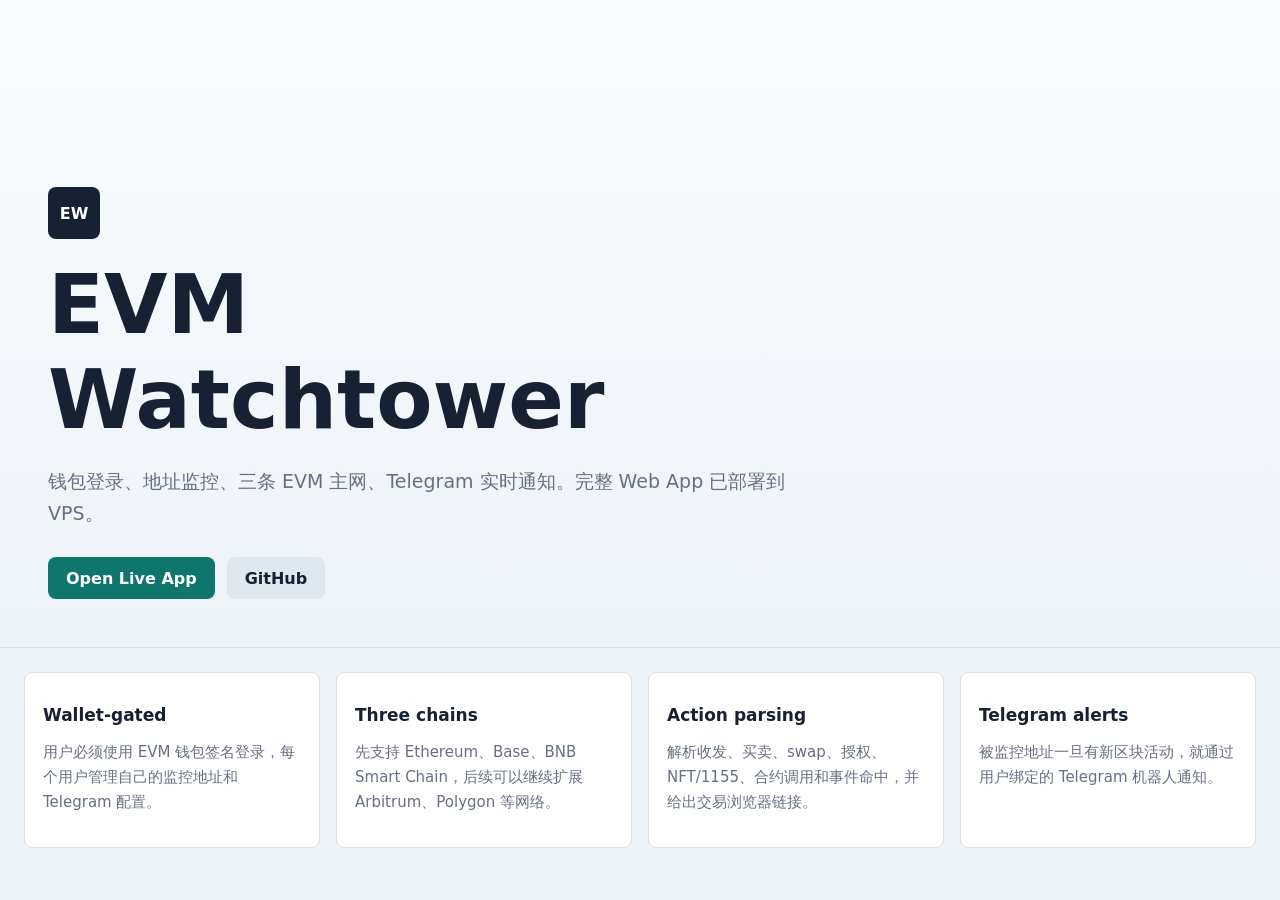
<file: docs/index.html>
<!doctype html>
<html lang="zh-CN">
  <head>
    <meta charset="utf-8" />
    <meta name="viewport" content="width=device-width, initial-scale=1" />
    <title>EVM Watchtower</title>
    <link rel="stylesheet" href="./styles.css" />
  </head>
  <body>
    <main>
      <section class="hero">
        <div>
          <span class="mark">EW</span>
          <h1>EVM Watchtower</h1>
          <p>钱包登录、地址监控、三条 EVM 主网、Telegram 实时通知。完整 Web App 已部署到 VPS。</p>
          <div class="actions">
            <a href="http://131.186.56.210/">Open Live App</a>
            <a href="https://github.com/JFGAtlas/evm-watchtower">GitHub</a>
          </div>
        </div>
      </section>

      <section id="features" class="grid">
        <article>
          <h2>Wallet-gated</h2>
          <p>用户必须使用 EVM 钱包签名登录，每个用户管理自己的监控地址和 Telegram 配置。</p>
        </article>
        <article>
          <h2>Three chains</h2>
          <p>先支持 Ethereum、Base、BNB Smart Chain，后续可以继续扩展 Arbitrum、Polygon 等网络。</p>
        </article>
        <article>
          <h2>Action parsing</h2>
          <p>解析收发、买卖、swap、授权、NFT/1155、合约调用和事件命中，并给出交易浏览器链接。</p>
        </article>
        <article>
          <h2>Telegram alerts</h2>
          <p>被监控地址一旦有新区块活动，就通过用户绑定的 Telegram 机器人通知。</p>
        </article>
      </section>
    </main>
  </body>
</html>
</file>
<file: docs/styles.css>
:root {
  --ink: #182033;
  --muted: #667085;
  --line: #d9e0ea;
  --page: #eef3f8;
  --accent: #0f766e;
}

* {
  box-sizing: border-box;
}

body {
  margin: 0;
  background: var(--page);
  color: var(--ink);
  font-family: Inter, ui-sans-serif, system-ui, -apple-system, BlinkMacSystemFont, "Segoe UI", sans-serif;
}

main {
  min-height: 100vh;
}

.hero {
  min-height: 72vh;
  display: grid;
  align-items: end;
  padding: 48px;
  background: linear-gradient(180deg, #f9fbfd 0%, #eef3f8 100%);
  border-bottom: 1px solid var(--line);
}

.hero > div {
  max-width: 760px;
}

.mark {
  display: grid;
  place-items: center;
  width: 52px;
  height: 52px;
  border-radius: 8px;
  background: var(--ink);
  color: #fff;
  font-weight: 800;
}

h1 {
  font-size: clamp(42px, 7vw, 82px);
  margin: 18px 0 12px;
  letter-spacing: 0;
}

p {
  color: var(--muted);
  font-size: 19px;
  line-height: 1.65;
}

.actions {
  display: flex;
  gap: 12px;
  margin-top: 28px;
}

a {
  display: inline-flex;
  align-items: center;
  justify-content: center;
  min-height: 42px;
  padding: 0 18px;
  border-radius: 8px;
  background: var(--accent);
  color: #fff;
  text-decoration: none;
  font-weight: 800;
}

a + a {
  color: var(--ink);
  background: #dfe7ef;
}

.grid {
  display: grid;
  grid-template-columns: repeat(4, minmax(0, 1fr));
  gap: 16px;
  padding: 24px;
}

article {
  background: #fff;
  border: 1px solid var(--line);
  border-radius: 8px;
  padding: 18px;
}

h2 {
  font-size: 17px;
}

article p {
  font-size: 15px;
}

@media (max-width: 900px) {
  .hero {
    min-height: 62vh;
    padding: 28px;
  }

  .grid {
    grid-template-columns: 1fr;
  }
}
</file>
